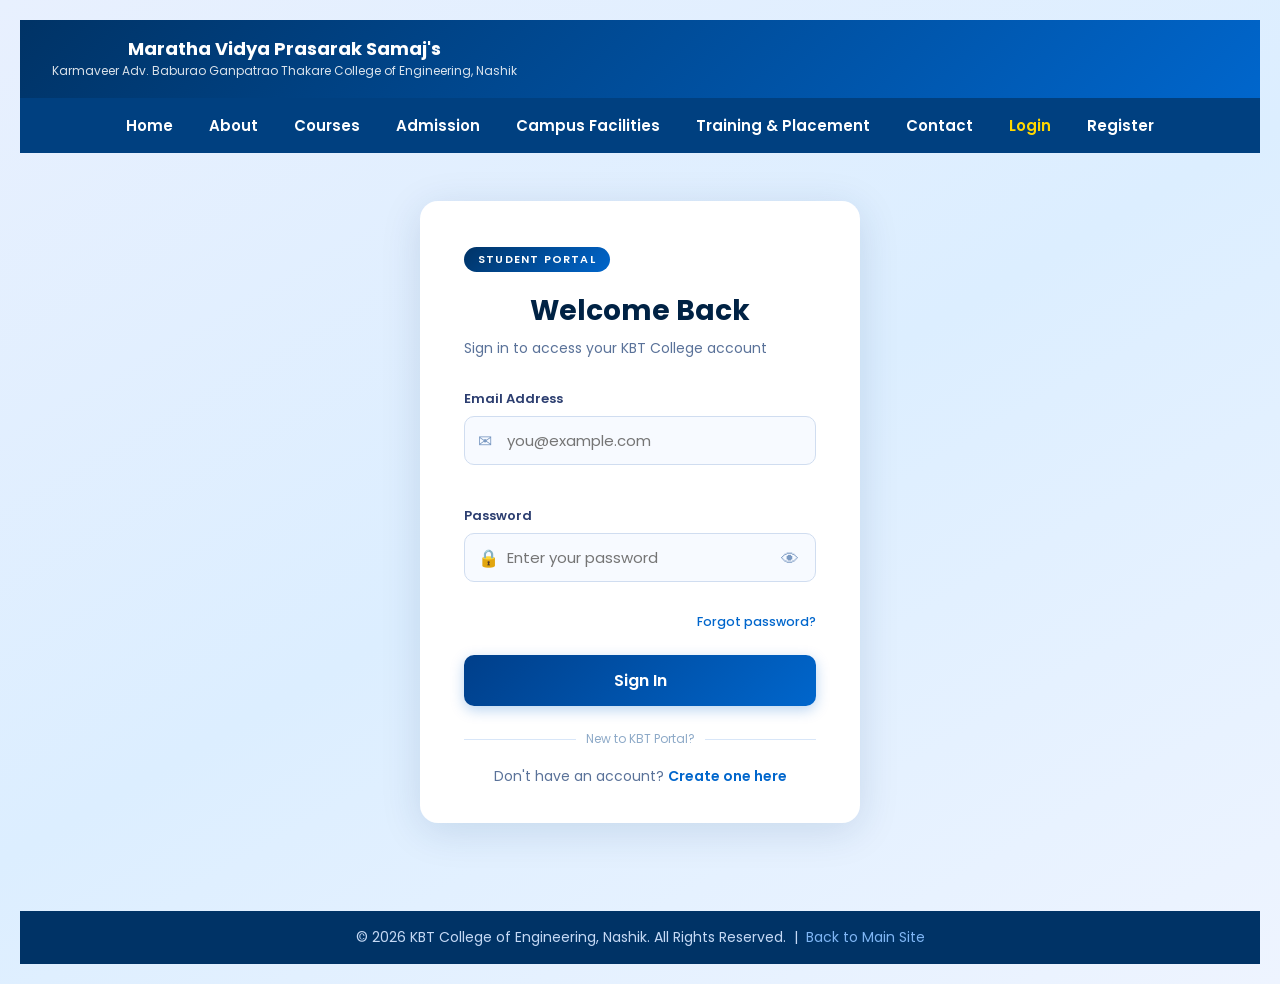
<file: login.html>
<!DOCTYPE html>
<html lang="en">
<head>
    <meta charset="UTF-8">
    <meta name="viewport" content="width=device-width, initial-scale=1.0">
    <title>Login – KBT College of Engineering</title>
    <!-- Same Google Font as index.html -->
    <link rel="stylesheet" href="https://fonts.googleapis.com/css2?family=Poppins:wght@300;400;500;600;700&display=swap">
    <!-- Main site stylesheet -->
    <link rel="stylesheet" href="style.css">
    <!-- Login-specific styles (scoped so they never touch index.html) -->
    <style>
        /* ─── Page shell ───────────────────────────────────────────── */
        .auth-page-body {
            min-height: 100vh;
            background: linear-gradient(150deg, #e8f0fe 0%, #dceeff 50%, #eef4ff 100%);
            display: flex;
            flex-direction: column;
        }

        /* ─── Mini header (matches site branding) ───────────────────── */
        .auth-header {
            background: linear-gradient(135deg, #003366, #0066cc);
            color: white;
            padding: 18px 32px;
            display: flex;
            align-items: center;
            gap: 18px;
        }
        .auth-header .auth-logo-text h1 {
            font-size: 18px;
            font-weight: 700;
            line-height: 1.2;
            margin: 0;
        }
        .auth-header .auth-logo-text p {
            font-size: 12px;
            opacity: 0.85;
            margin: 2px 0 0;
            letter-spacing: 0;
        }

        /* ─── Nav bar (same style as index.html) ────────────────────── */
        .auth-nav {
            background: #004080;
            display: flex;
            justify-content: center;
            flex-wrap: wrap;
            padding: 10px 20px;
            gap: 0;
        }
        .auth-nav a {
            color: white;
            text-decoration: none;
            margin: 6px 18px;
            font-size: 15px;
            font-weight: 600;
            transition: color 0.25s;
        }
        .auth-nav a:hover,
        .auth-nav a.active {
            color: #FFD700;
        }

        /* ─── Card centering wrapper ─────────────────────────────────── */
        .auth-main {
            flex: 1;
            display: flex;
            align-items: center;
            justify-content: center;
            padding: 48px 20px;
        }

        /* ─── Login card ─────────────────────────────────────────────── */
        .auth-card {
            background: #ffffff;
            border-radius: 18px;
            box-shadow: 0 8px 40px rgba(0, 51, 102, 0.13);
            width: 100%;
            max-width: 440px;
            padding: 44px 44px 36px;
            animation: cardIn 0.45s cubic-bezier(.22,.68,0,1.2) both;
        }
        @keyframes cardIn {
            from { opacity: 0; transform: translateY(28px) scale(.97); }
            to   { opacity: 1; transform: none; }
        }

        /* ─── Card header ────────────────────────────────────────────── */
        .auth-card-badge {
            display: inline-block;
            background: linear-gradient(135deg, #003366, #0066cc);
            color: white;
            font-size: 11px;
            font-weight: 600;
            letter-spacing: 1.2px;
            text-transform: uppercase;
            padding: 4px 14px;
            border-radius: 20px;
            margin-bottom: 18px;
        }
        .auth-card h2 {
            font-size: 28px;
            font-weight: 700;
            color: #002244;
            margin: 0 0 6px;
        }
        .auth-card .auth-subtitle {
            font-size: 14px;
            color: #5a7299;
            margin: 0 0 30px;
        }

        /* ─── Form groups ────────────────────────────────────────────── */
        .auth-form-group {
            margin-bottom: 20px;
        }
        .auth-form-group label {
            display: block;
            font-size: 13px;
            font-weight: 600;
            color: #2c3e70;
            margin-bottom: 7px;
        }
        .auth-input-wrap {
            position: relative;
        }
        .auth-input-wrap .auth-icon {
            position: absolute;
            left: 14px;
            top: 50%;
            transform: translateY(-50%);
            font-size: 17px;
            color: #7a99c2;
            pointer-events: none;
            line-height: 1;
        }
        .auth-input-wrap input {
            width: 100%;
            padding: 12px 44px 12px 42px;
            border: 1.5px solid #d0ddf0;
            border-radius: 10px;
            font-size: 15px;
            font-family: 'Poppins', sans-serif;
            color: #1a2a4a;
            background: #f7faff;
            transition: border-color 0.2s, box-shadow 0.2s, background 0.2s;
            outline: none;
            box-sizing: border-box;
        }
        .auth-input-wrap input:focus {
            border-color: #0066cc;
            background: #ffffff;
            box-shadow: 0 0 0 3px rgba(0, 102, 204, 0.12);
        }
        .auth-input-wrap input.input-error {
            border-color: #e53935;
            box-shadow: 0 0 0 3px rgba(229, 57, 53, 0.1);
        }
        .auth-input-wrap input.input-success {
            border-color: #2ecc71;
        }

        /* Toggle password eye button */
        .auth-toggle-pw {
            position: absolute;
            right: 13px;
            top: 50%;
            transform: translateY(-50%);
            background: none;
            border: none;
            cursor: pointer;
            color: #7a99c2;
            font-size: 18px;
            padding: 4px;
            margin: 0;
            transition: color 0.2s;
            display: flex;
            align-items: center;
        }
        .auth-toggle-pw:hover {
            color: #0066cc;
            background: none;
            transform: translateY(-50%) scale(1);
        }

        /* Error / success messages under fields */
        .auth-field-msg {
            font-size: 12px;
            margin-top: 5px;
            min-height: 16px;
            display: block;
        }
        .auth-field-msg.err  { color: #c62828; }
        .auth-field-msg.ok   { color: #1b7c3e; }

        /* ─── Forgot password row ────────────────────────────────────── */
        .auth-row-forgot {
            display: flex;
            justify-content: flex-end;
            margin-top: -10px;
            margin-bottom: 20px;
        }
        .auth-row-forgot a {
            font-size: 12.5px;
            color: #0066cc;
            text-decoration: none;
            font-weight: 500;
        }
        .auth-row-forgot a:hover { text-decoration: underline; }

        /* ─── Submit button ──────────────────────────────────────────── */
        .auth-btn {
            width: 100%;
            padding: 13px;
            background: linear-gradient(135deg, #003f8a, #0066cc);
            color: white;
            border: none;
            border-radius: 10px;
            font-size: 16px;
            font-weight: 600;
            font-family: 'Poppins', sans-serif;
            cursor: pointer;
            transition: background 0.25s, transform 0.18s, box-shadow 0.25s;
            box-shadow: 0 4px 14px rgba(0, 102, 204, 0.28);
            margin-top: 4px;
        }
        .auth-btn:hover {
            background: linear-gradient(135deg, #002b6e, #0055aa);
            transform: translateY(-1px);
            box-shadow: 0 6px 20px rgba(0, 102, 204, 0.36);
        }
        .auth-btn:active {
            transform: translateY(0);
        }

        /* ─── Global form message (success / error banner) ───────────── */
        .auth-msg {
            text-align: center;
            font-size: 13.5px;
            font-weight: 500;
            margin-top: 14px;
            padding: 10px 14px;
            border-radius: 8px;
            display: none;
        }
        .auth-msg.show-err {
            display: block;
            background: #fdecea;
            color: #c62828;
            border: 1px solid #f8c4c3;
        }
        .auth-msg.show-ok {
            display: block;
            background: #e6f7ef;
            color: #1b7c3e;
            border: 1px solid #b2dfca;
        }

        /* ─── Divider ────────────────────────────────────────────────── */
        .auth-divider {
            display: flex;
            align-items: center;
            gap: 10px;
            margin: 24px 0 18px;
        }
        .auth-divider::before,
        .auth-divider::after {
            content: '';
            flex: 1;
            height: 1px;
            background: #d8e6f8;
        }
        .auth-divider span {
            font-size: 12px;
            color: #8eaac8;
            white-space: nowrap;
        }

        /* ─── Register link row ──────────────────────────────────────── */
        .auth-switch {
            text-align: center;
            font-size: 14px;
            color: #5a7299;
        }
        .auth-switch a {
            color: #0066cc;
            font-weight: 600;
            text-decoration: none;
        }
        .auth-switch a:hover { text-decoration: underline; }

        /* ─── Footer ─────────────────────────────────────────────────── */
        .auth-footer {
            background: #003366;
            color: #c5d9f5;
            text-align: center;
            padding: 16px 20px;
            font-size: 14px;
        }
        .auth-footer a {
            color: #7fb6f5;
            text-decoration: none;
        }
        .auth-footer a:hover { text-decoration: underline; }

        /* ─── Responsive ─────────────────────────────────────────────── */
        @media (max-width: 520px) {
            .auth-card { padding: 32px 22px 26px; }
            .auth-card h2 { font-size: 24px; }
            .auth-header .auth-logo-text h1 { font-size: 15px; }
        }
    </style>
</head>

<body class="auth-page-body">

    <!-- ── Mini site header ─────────────────────────────────────────── -->
    <header class="auth-header">
        <div class="auth-logo-text">
            <h1>Maratha Vidya Prasarak Samaj's</h1>
            <p>Karmaveer Adv. Baburao Ganpatrao Thakare College of Engineering, Nashik</p>
        </div>
    </header>

    <!-- ── Navigation bar (mirrors index.html nav) ──────────────────── -->
    <nav class="auth-nav">
        <a href="index.html">Home</a>
        <a href="index.html#about">About</a>
        <a href="index.html#courses">Courses</a>
        <a href="index.html#admission">Admission</a>
        <a href="index.html#facilities">Campus Facilities</a>
        <a href="index.html#placement">Training &amp; Placement</a>
        <a href="index.html#contact">Contact</a>
        <a href="login.html" class="active">Login</a>
        <a href="registration.html">Register</a>
    </nav>

    <!-- ── Centered login card ──────────────────────────────────────── -->
    <main class="auth-main">
        <div class="auth-card">

            <span class="auth-card-badge">Student Portal</span>
            <h2>Welcome Back</h2>
            <p class="auth-subtitle">Sign in to access your KBT College account</p>

            <form id="loginForm" novalidate>

                <!-- Email field -->
                <div class="auth-form-group">
                    <label for="loginEmail">Email Address</label>
                    <div class="auth-input-wrap">
                        <span class="auth-icon">✉</span>
                        <input
                            type="email"
                            id="loginEmail"
                            placeholder="you@example.com"
                            autocomplete="email"
                        >
                    </div>
                    <span class="auth-field-msg" id="loginEmailMsg"></span>
                </div>

                <!-- Password field -->
                <div class="auth-form-group">
                    <label for="loginPassword">Password</label>
                    <div class="auth-input-wrap">
                        <span class="auth-icon">🔒</span>
                        <input
                            type="password"
                            id="loginPassword"
                            placeholder="Enter your password"
                            autocomplete="current-password"
                        >
                        <button
                            type="button"
                            class="auth-toggle-pw"
                            id="loginTogglePw"
                            aria-label="Show password"
                        >👁</button>
                    </div>
                    <span class="auth-field-msg" id="loginPasswordMsg"></span>
                </div>

                <!-- Forgot password -->
                <div class="auth-row-forgot">
                    <a href="#" onclick="alert('Password reset is not yet configured. Please contact admin@kbt.edu.in'); return false;">
                        Forgot password?
                    </a>
                </div>

                <!-- Submit -->
                <button type="submit" class="auth-btn" id="loginSubmitBtn">Sign In</button>

                <!-- Global message -->
                <p class="auth-msg" id="loginGlobalMsg"></p>

            </form>

            <!-- Divider -->
            <div class="auth-divider"><span>New to KBT Portal?</span></div>

            <!-- Switch to register -->
            <p class="auth-switch">
                Don't have an account? <a href="registration.html">Create one here</a>
            </p>

        </div>
    </main>

    <!-- ── Footer ───────────────────────────────────────────────────── -->
    <footer class="auth-footer">
        &copy; 2026 KBT College of Engineering, Nashik. All Rights Reserved. &nbsp;|&nbsp;
        <a href="index.html">Back to Main Site</a>
    </footer>

    <!-- ── Scripts ──────────────────────────────────────────────────── -->
    <script>
        /* ── Helpers ──────────────────────────────────────────────── */
        function validateEmail(email) {
            return /^[^\s@]+@[^\s@]+\.[^\s@]+$/.test(email);
        }

        function setFieldState(inputEl, msgEl, message, isError) {
            inputEl.classList.toggle('input-error',   isError);
            inputEl.classList.toggle('input-success', !isError && message === '');
            msgEl.textContent = message;
            msgEl.className   = 'auth-field-msg ' + (isError ? 'err' : 'ok');
        }

        function showGlobalMsg(el, message, isError) {
            el.textContent = message;
            el.className   = 'auth-msg ' + (isError ? 'show-err' : 'show-ok');
        }

        /* ── Show / hide password toggle ──────────────────────────── */
        const loginPwInput = document.getElementById('loginPassword');
        document.getElementById('loginTogglePw').addEventListener('click', function () {
            const isHidden = loginPwInput.type === 'password';
            loginPwInput.type   = isHidden ? 'text' : 'password';
            this.textContent    = isHidden ? '🙈' : '👁';
            this.setAttribute('aria-label', isHidden ? 'Hide password' : 'Show password');
        });

        /* ── Inline validation on blur ────────────────────────────── */
        const loginEmailInput = document.getElementById('loginEmail');
        const loginEmailMsg   = document.getElementById('loginEmailMsg');
        const loginPwMsg      = document.getElementById('loginPasswordMsg');

        loginEmailInput.addEventListener('blur', function () {
            if (this.value.trim() === '') {
                setFieldState(this, loginEmailMsg, 'Email is required.', true);
            } else if (!validateEmail(this.value.trim())) {
                setFieldState(this, loginEmailMsg, 'Please enter a valid email address.', true);
            } else {
                setFieldState(this, loginEmailMsg, '', false);
            }
        });

        loginPwInput.addEventListener('blur', function () {
            if (this.value === '') {
                setFieldState(this, loginPwMsg, 'Password is required.', true);
            } else {
                setFieldState(this, loginPwMsg, '', false);
            }
        });

        /* ── Form submit ──────────────────────────────────────────── */
        document.getElementById('loginForm').addEventListener('submit', function (e) {
            e.preventDefault();

            const emailVal = loginEmailInput.value.trim();
            const pwVal    = loginPwInput.value;
            const globalMsg = document.getElementById('loginGlobalMsg');
            let valid = true;

            // Validate email
            if (emailVal === '') {
                setFieldState(loginEmailInput, loginEmailMsg, 'Email is required.', true);
                valid = false;
            } else if (!validateEmail(emailVal)) {
                setFieldState(loginEmailInput, loginEmailMsg, 'Please enter a valid email address.', true);
                valid = false;
            } else {
                setFieldState(loginEmailInput, loginEmailMsg, '', false);
            }

            // Validate password
            if (pwVal === '') {
                setFieldState(loginPwInput, loginPwMsg, 'Password is required.', true);
                valid = false;
            } else {
                setFieldState(loginPwInput, loginPwMsg, '', false);
            }

            if (!valid) {
                showGlobalMsg(globalMsg, '⚠ Please fix the errors above and try again.', true);
                return;
            }

            /* Simulate login success (replace with real auth logic) */
            const btn = document.getElementById('loginSubmitBtn');
            btn.textContent = 'Signing in…';
            btn.disabled    = true;

            setTimeout(function () {
                showGlobalMsg(globalMsg, '✓ Login successful! Redirecting to home…', false);
                setTimeout(function () {
                    window.location.href = 'index.html';
                }, 1400);
            }, 900);
        });
    </script>

</body>
</html>
</file>
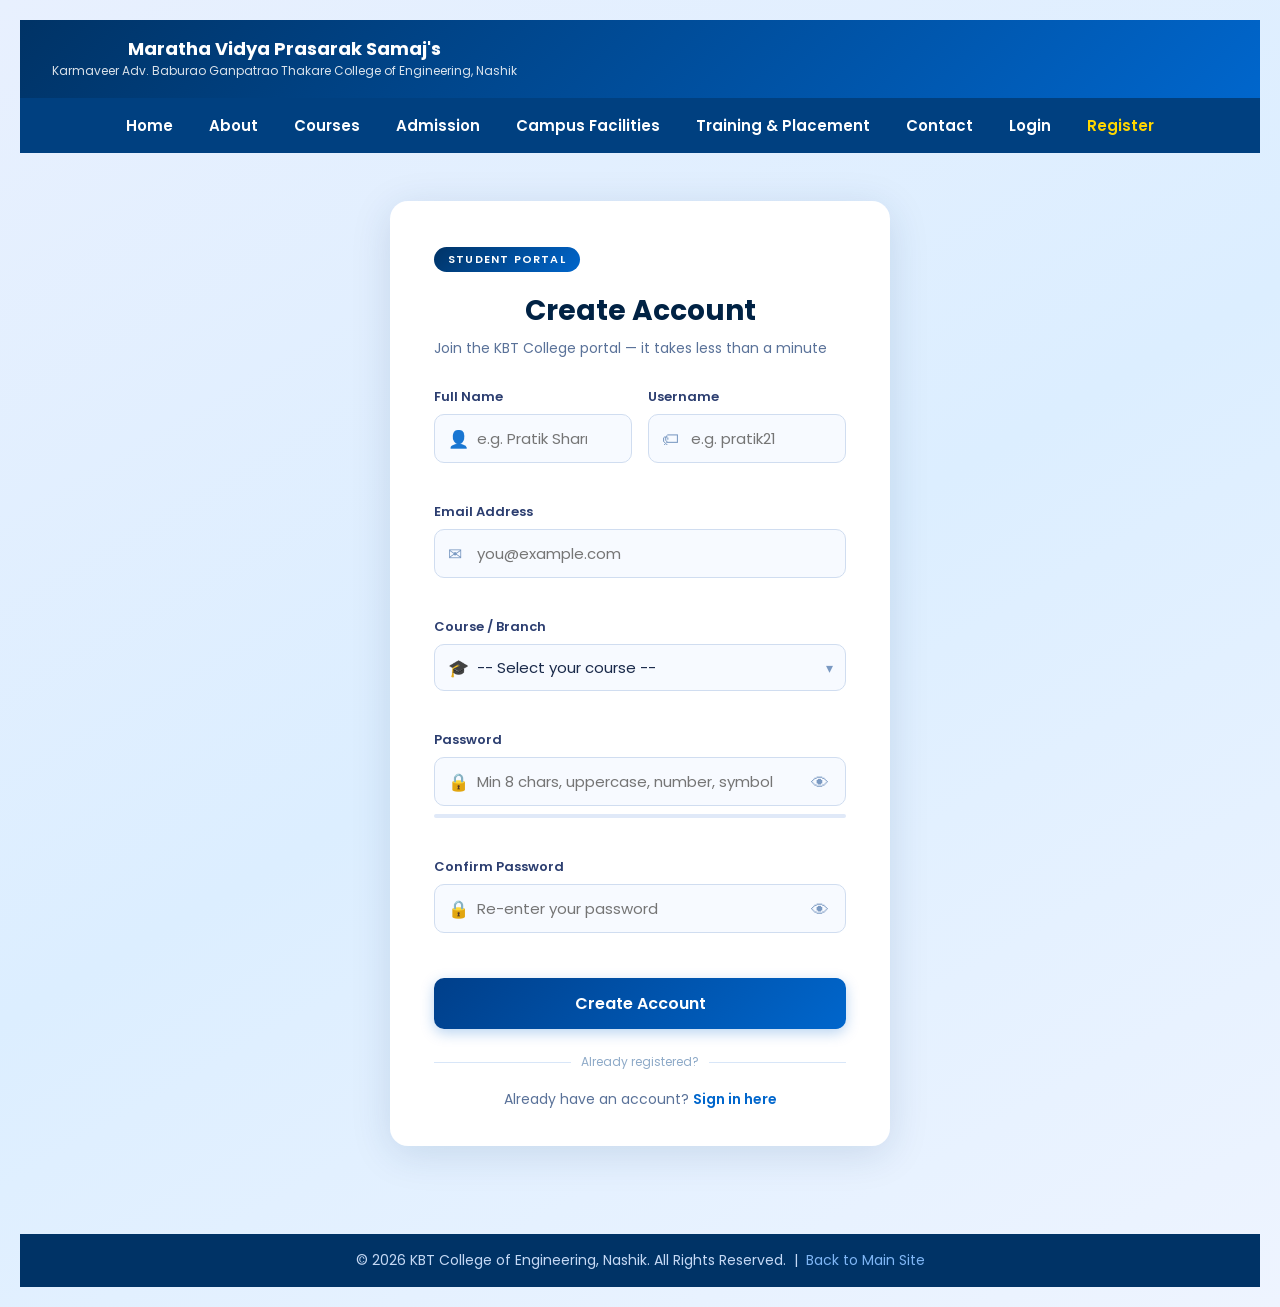
<file: registration.html>
<!DOCTYPE html>
<html lang="en">
<head>
    <meta charset="UTF-8">
    <meta name="viewport" content="width=device-width, initial-scale=1.0">
    <title>Register – KBT College of Engineering</title>
    <!-- Same Google Font as index.html -->
    <link rel="stylesheet" href="https://fonts.googleapis.com/css2?family=Poppins:wght@300;400;500;600;700&display=swap">
    <!-- Main site stylesheet -->
    <link rel="stylesheet" href="style.css">
    <!-- Registration-specific styles -->
    <style>
        /* ─── Page shell ───────────────────────────────────────────── */
        .auth-page-body {
            min-height: 100vh;
            background: linear-gradient(150deg, #e8f0fe 0%, #dceeff 50%, #eef4ff 100%);
            display: flex;
            flex-direction: column;
        }

        /* ─── Mini header ────────────────────────────────────────────── */
        .auth-header {
            background: linear-gradient(135deg, #003366, #0066cc);
            color: white;
            padding: 18px 32px;
            display: flex;
            align-items: center;
            gap: 18px;
        }
        .auth-header .auth-logo-text h1 {
            font-size: 18px;
            font-weight: 700;
            line-height: 1.2;
            margin: 0;
        }
        .auth-header .auth-logo-text p {
            font-size: 12px;
            opacity: 0.85;
            margin: 2px 0 0;
            letter-spacing: 0;
        }

        /* ─── Nav bar ────────────────────────────────────────────────── */
        .auth-nav {
            background: #004080;
            display: flex;
            justify-content: center;
            flex-wrap: wrap;
            padding: 10px 20px;
        }
        .auth-nav a {
            color: white;
            text-decoration: none;
            margin: 6px 18px;
            font-size: 15px;
            font-weight: 600;
            transition: color 0.25s;
        }
        .auth-nav a:hover,
        .auth-nav a.active {
            color: #FFD700;
        }

        /* ─── Card centering wrapper ─────────────────────────────────── */
        .auth-main {
            flex: 1;
            display: flex;
            align-items: flex-start;
            justify-content: center;
            padding: 48px 20px;
        }

        /* ─── Card ───────────────────────────────────────────────────── */
        .auth-card {
            background: #ffffff;
            border-radius: 18px;
            box-shadow: 0 8px 40px rgba(0, 51, 102, 0.13);
            width: 100%;
            max-width: 500px;
            padding: 44px 44px 36px;
            animation: cardIn 0.45s cubic-bezier(.22,.68,0,1.2) both;
        }
        @keyframes cardIn {
            from { opacity: 0; transform: translateY(28px) scale(.97); }
            to   { opacity: 1; transform: none; }
        }

        /* ─── Card header ────────────────────────────────────────────── */
        .auth-card-badge {
            display: inline-block;
            background: linear-gradient(135deg, #003366, #0066cc);
            color: white;
            font-size: 11px;
            font-weight: 600;
            letter-spacing: 1.2px;
            text-transform: uppercase;
            padding: 4px 14px;
            border-radius: 20px;
            margin-bottom: 18px;
        }
        .auth-card h2 {
            font-size: 28px;
            font-weight: 700;
            color: #002244;
            margin: 0 0 6px;
        }
        .auth-card .auth-subtitle {
            font-size: 14px;
            color: #5a7299;
            margin: 0 0 28px;
        }

        /* ─── Two-column layout for name + username on wide screens ──── */
        .auth-row-2 {
            display: grid;
            grid-template-columns: 1fr 1fr;
            gap: 16px;
        }
        @media (max-width: 520px) {
            .auth-row-2 { grid-template-columns: 1fr; }
        }

        /* ─── Form groups ────────────────────────────────────────────── */
        .auth-form-group {
            margin-bottom: 18px;
        }
        .auth-form-group label {
            display: block;
            font-size: 13px;
            font-weight: 600;
            color: #2c3e70;
            margin-bottom: 7px;
        }
        .auth-input-wrap {
            position: relative;
        }
        .auth-input-wrap .auth-icon {
            position: absolute;
            left: 14px;
            top: 50%;
            transform: translateY(-50%);
            font-size: 17px;
            color: #7a99c2;
            pointer-events: none;
            line-height: 1;
        }
        .auth-input-wrap input,
        .auth-input-wrap select {
            width: 100%;
            padding: 12px 44px 12px 42px;
            border: 1.5px solid #d0ddf0;
            border-radius: 10px;
            font-size: 15px;
            font-family: 'Poppins', sans-serif;
            color: #1a2a4a;
            background: #f7faff;
            transition: border-color 0.2s, box-shadow 0.2s, background 0.2s;
            outline: none;
            box-sizing: border-box;
        }
        .auth-input-wrap select {
            appearance: none;
            padding-right: 36px;
        }
        .auth-input-wrap input:focus,
        .auth-input-wrap select:focus {
            border-color: #0066cc;
            background: #ffffff;
            box-shadow: 0 0 0 3px rgba(0, 102, 204, 0.12);
        }
        .auth-input-wrap input.input-error,
        .auth-input-wrap select.input-error {
            border-color: #e53935;
            box-shadow: 0 0 0 3px rgba(229, 57, 53, 0.1);
        }
        .auth-input-wrap input.input-success,
        .auth-input-wrap select.input-success {
            border-color: #2ecc71;
        }

        /* Select chevron icon */
        .auth-select-chevron {
            position: absolute;
            right: 13px;
            top: 50%;
            transform: translateY(-50%);
            pointer-events: none;
            color: #7a99c2;
            font-size: 14px;
        }

        /* Toggle password eye */
        .auth-toggle-pw {
            position: absolute;
            right: 13px;
            top: 50%;
            transform: translateY(-50%);
            background: none;
            border: none;
            cursor: pointer;
            color: #7a99c2;
            font-size: 18px;
            padding: 4px;
            margin: 0;
            transition: color 0.2s;
            display: flex;
            align-items: center;
        }
        .auth-toggle-pw:hover {
            color: #0066cc;
            background: none;
            transform: translateY(-50%) scale(1);
        }

        /* Error / success messages */
        .auth-field-msg {
            font-size: 12px;
            margin-top: 5px;
            min-height: 16px;
            display: block;
        }
        .auth-field-msg.err { color: #c62828; }
        .auth-field-msg.ok  { color: #1b7c3e; }

        /* ─── Password strength meter ────────────────────────────────── */
        .pw-strength-wrap {
            margin-top: 8px;
        }
        .pw-strength-bar {
            height: 4px;
            border-radius: 4px;
            background: #e0e9f8;
            overflow: hidden;
        }
        .pw-strength-fill {
            height: 100%;
            border-radius: 4px;
            width: 0;
            transition: width 0.35s ease, background 0.35s ease;
        }
        .pw-strength-label {
            font-size: 11.5px;
            margin-top: 4px;
            font-weight: 500;
        }

        /* ─── Submit button ──────────────────────────────────────────── */
        .auth-btn {
            width: 100%;
            padding: 13px;
            background: linear-gradient(135deg, #003f8a, #0066cc);
            color: white;
            border: none;
            border-radius: 10px;
            font-size: 16px;
            font-weight: 600;
            font-family: 'Poppins', sans-serif;
            cursor: pointer;
            transition: background 0.25s, transform 0.18s, box-shadow 0.25s;
            box-shadow: 0 4px 14px rgba(0, 102, 204, 0.28);
            margin-top: 6px;
        }
        .auth-btn:hover {
            background: linear-gradient(135deg, #002b6e, #0055aa);
            transform: translateY(-1px);
            box-shadow: 0 6px 20px rgba(0, 102, 204, 0.36);
        }
        .auth-btn:active { transform: translateY(0); }

        /* ─── Global form message ────────────────────────────────────── */
        .auth-msg {
            text-align: center;
            font-size: 13.5px;
            font-weight: 500;
            margin-top: 14px;
            padding: 10px 14px;
            border-radius: 8px;
            display: none;
        }
        .auth-msg.show-err {
            display: block;
            background: #fdecea;
            color: #c62828;
            border: 1px solid #f8c4c3;
        }
        .auth-msg.show-ok {
            display: block;
            background: #e6f7ef;
            color: #1b7c3e;
            border: 1px solid #b2dfca;
        }

        /* ─── Divider ────────────────────────────────────────────────── */
        .auth-divider {
            display: flex;
            align-items: center;
            gap: 10px;
            margin: 24px 0 18px;
        }
        .auth-divider::before,
        .auth-divider::after {
            content: '';
            flex: 1;
            height: 1px;
            background: #d8e6f8;
        }
        .auth-divider span {
            font-size: 12px;
            color: #8eaac8;
            white-space: nowrap;
        }

        /* ─── Switch row ─────────────────────────────────────────────── */
        .auth-switch {
            text-align: center;
            font-size: 14px;
            color: #5a7299;
        }
        .auth-switch a {
            color: #0066cc;
            font-weight: 600;
            text-decoration: none;
        }
        .auth-switch a:hover { text-decoration: underline; }

        /* ─── Footer ─────────────────────────────────────────────────── */
        .auth-footer {
            background: #003366;
            color: #c5d9f5;
            text-align: center;
            padding: 16px 20px;
            font-size: 14px;
        }
        .auth-footer a {
            color: #7fb6f5;
            text-decoration: none;
        }
        .auth-footer a:hover { text-decoration: underline; }

        /* ─── Responsive ─────────────────────────────────────────────── */
        @media (max-width: 520px) {
            .auth-card { padding: 32px 22px 26px; }
            .auth-card h2 { font-size: 24px; }
        }
    </style>
</head>

<body class="auth-page-body">

    <!-- ── Mini site header ─────────────────────────────────────────── -->
    <header class="auth-header">
        <div class="auth-logo-text">
            <h1>Maratha Vidya Prasarak Samaj's</h1>
            <p>Karmaveer Adv. Baburao Ganpatrao Thakare College of Engineering, Nashik</p>
        </div>
    </header>

    <!-- ── Navigation bar ───────────────────────────────────────────── -->
    <nav class="auth-nav">
        <a href="index.html">Home</a>
        <a href="index.html#about">About</a>
        <a href="index.html#courses">Courses</a>
        <a href="index.html#admission">Admission</a>
        <a href="index.html#facilities">Campus Facilities</a>
        <a href="index.html#placement">Training &amp; Placement</a>
        <a href="index.html#contact">Contact</a>
        <a href="login.html">Login</a>
        <a href="registration.html" class="active">Register</a>
    </nav>

    <!-- ── Registration card ────────────────────────────────────────── -->
    <main class="auth-main">
        <div class="auth-card">

            <span class="auth-card-badge">Student Portal</span>
            <h2>Create Account</h2>
            <p class="auth-subtitle">Join the KBT College portal — it takes less than a minute</p>

            <form id="registerForm" novalidate>

                <!-- Full name + Username row -->
                <div class="auth-row-2">
                    <div class="auth-form-group">
                        <label for="regName">Full Name</label>
                        <div class="auth-input-wrap">
                            <span class="auth-icon">👤</span>
                            <input
                                type="text"
                                id="regName"
                                placeholder="e.g. Pratik Sharma"
                                autocomplete="name"
                            >
                        </div>
                        <span class="auth-field-msg" id="regNameMsg"></span>
                    </div>

                    <div class="auth-form-group">
                        <label for="regUsername">Username</label>
                        <div class="auth-input-wrap">
                            <span class="auth-icon">🏷</span>
                            <input
                                type="text"
                                id="regUsername"
                                placeholder="e.g. pratik21"
                                autocomplete="username"
                            >
                        </div>
                        <span class="auth-field-msg" id="regUsernameMsg"></span>
                    </div>
                </div>

                <!-- Email -->
                <div class="auth-form-group">
                    <label for="regEmail">Email Address</label>
                    <div class="auth-input-wrap">
                        <span class="auth-icon">✉</span>
                        <input
                            type="email"
                            id="regEmail"
                            placeholder="you@example.com"
                            autocomplete="email"
                        >
                    </div>
                    <span class="auth-field-msg" id="regEmailMsg"></span>
                </div>

                <!-- Course / Department -->
                <div class="auth-form-group">
                    <label for="regCourse">Course / Branch</label>
                    <div class="auth-input-wrap">
                        <span class="auth-icon">🎓</span>
                        <select id="regCourse">
                            <option value="">-- Select your course --</option>
                            <option value="CE">Computer Engineering</option>
                            <option value="IT">Information Technology</option>
                            <option value="AIDS">Artificial Intelligence &amp; Data Science</option>
                            <option value="ENTC">Electronics &amp; Telecommunication</option>
                            <option value="IC">Instrumentation &amp; Control Engineering</option>
                            <option value="EE">Electrical Engineering</option>
                            <option value="ME">Mechanical Engineering</option>
                            <option value="CivilE">Civil Engineering</option>
                        </select>
                        <span class="auth-select-chevron">▾</span>
                    </div>
                    <span class="auth-field-msg" id="regCourseMsg"></span>
                </div>

                <!-- Password -->
                <div class="auth-form-group">
                    <label for="regPassword">Password</label>
                    <div class="auth-input-wrap">
                        <span class="auth-icon">🔒</span>
                        <input
                            type="password"
                            id="regPassword"
                            placeholder="Min 8 chars, uppercase, number, symbol"
                            autocomplete="new-password"
                        >
                        <button
                            type="button"
                            class="auth-toggle-pw"
                            id="regTogglePw"
                            aria-label="Show password"
                        >👁</button>
                    </div>
                    <!-- Password strength meter -->
                    <div class="pw-strength-wrap">
                        <div class="pw-strength-bar">
                            <div class="pw-strength-fill" id="pwStrengthFill"></div>
                        </div>
                        <span class="pw-strength-label" id="pwStrengthLabel" style="color:#8eaac8;"></span>
                    </div>
                    <span class="auth-field-msg" id="regPasswordMsg"></span>
                </div>

                <!-- Confirm password -->
                <div class="auth-form-group">
                    <label for="regConfirmPassword">Confirm Password</label>
                    <div class="auth-input-wrap">
                        <span class="auth-icon">🔒</span>
                        <input
                            type="password"
                            id="regConfirmPassword"
                            placeholder="Re-enter your password"
                            autocomplete="new-password"
                        >
                        <button
                            type="button"
                            class="auth-toggle-pw"
                            id="regToggleConfirmPw"
                            aria-label="Show confirm password"
                        >👁</button>
                    </div>
                    <span class="auth-field-msg" id="regConfirmPasswordMsg"></span>
                </div>

                <!-- Submit -->
                <button type="submit" class="auth-btn" id="regSubmitBtn">Create Account</button>

                <!-- Global message -->
                <p class="auth-msg" id="regGlobalMsg"></p>

            </form>

            <!-- Divider -->
            <div class="auth-divider"><span>Already registered?</span></div>

            <!-- Switch to login -->
            <p class="auth-switch">
                Already have an account? <a href="login.html">Sign in here</a>
            </p>

        </div>
    </main>

    <!-- ── Footer ───────────────────────────────────────────────────── -->
    <footer class="auth-footer">
        &copy; 2026 KBT College of Engineering, Nashik. All Rights Reserved. &nbsp;|&nbsp;
        <a href="index.html">Back to Main Site</a>
    </footer>

    <!-- ── Scripts ──────────────────────────────────────────────────── -->
    <script>
        /* ── Helpers ──────────────────────────────────────────────── */
        function validateEmail(email) {
            return /^[^\s@]+@[^\s@]+\.[^\s@]+$/.test(email);
        }

        function validatePasswordStrong(password) {
            return password.length >= 8 &&
                /[A-Z]/.test(password) &&
                /[a-z]/.test(password) &&
                /[0-9]/.test(password) &&
                /[!@#$%^&*()_+\-=[\]{};':"\\|,.<>/?]/.test(password);
        }

        function setFieldState(inputEl, msgEl, message, isError) {
            inputEl.classList.toggle('input-error',   isError);
            inputEl.classList.toggle('input-success', !isError && message === '');
            msgEl.textContent = message;
            msgEl.className   = 'auth-field-msg ' + (isError ? 'err' : 'ok');
        }

        function showGlobalMsg(el, message, isError) {
            el.textContent = message;
            el.className   = 'auth-msg ' + (isError ? 'show-err' : 'show-ok');
        }

        /* ── Show/hide password toggles ───────────────────────────── */
        function makeToggle(btnId, inputId) {
            const btn   = document.getElementById(btnId);
            const input = document.getElementById(inputId);
            btn.addEventListener('click', function () {
                const hidden = input.type === 'password';
                input.type        = hidden ? 'text' : 'password';
                this.textContent  = hidden ? '🙈' : '👁';
                this.setAttribute('aria-label', hidden ? 'Hide password' : 'Show password');
            });
        }
        makeToggle('regTogglePw',        'regPassword');
        makeToggle('regToggleConfirmPw', 'regConfirmPassword');

        /* ── Password strength meter ──────────────────────────────── */
        const pwFill  = document.getElementById('pwStrengthFill');
        const pwLabel = document.getElementById('pwStrengthLabel');

        function updateStrength(pw) {
            let score = 0;
            if (pw.length >= 8)                                              score++;
            if (/[A-Z]/.test(pw))                                            score++;
            if (/[a-z]/.test(pw))                                            score++;
            if (/[0-9]/.test(pw))                                            score++;
            if (/[!@#$%^&*()_+\-=[\]{};':"\\|,.<>/?]/.test(pw))            score++;

            const levels = [
                { pct: '0%',   color: '#e0e9f8', label: '' },
                { pct: '20%',  color: '#e53935', label: 'Very weak' },
                { pct: '40%',  color: '#fb8c00', label: 'Weak' },
                { pct: '60%',  color: '#f9a825', label: 'Fair' },
                { pct: '80%',  color: '#43a047', label: 'Strong' },
                { pct: '100%', color: '#1b7c3e', label: 'Very strong ✓' },
            ];
            const lvl = levels[score] || levels[0];
            pwFill.style.width      = pw.length > 0 ? lvl.pct : '0%';
            pwFill.style.background = lvl.color;
            pwLabel.textContent     = pw.length > 0 ? lvl.label : '';
            pwLabel.style.color     = lvl.color;
        }

        document.getElementById('regPassword').addEventListener('input', function () {
            updateStrength(this.value);
        });

        /* ── Inline blur validation ───────────────────────────────── */
        const fields = {
            regName:            { el: null, msg: null },
            regUsername:        { el: null, msg: null },
            regEmail:           { el: null, msg: null },
            regCourse:          { el: null, msg: null },
            regPassword:        { el: null, msg: null },
            regConfirmPassword: { el: null, msg: null },
        };
        Object.keys(fields).forEach(id => {
            fields[id].el  = document.getElementById(id);
            fields[id].msg = document.getElementById(id + 'Msg');
        });

        fields.regName.el.addEventListener('blur', function () {
            if (this.value.trim().length < 2)
                setFieldState(this, fields.regName.msg, 'Full name must be at least 2 characters.', true);
            else
                setFieldState(this, fields.regName.msg, '', false);
        });

        fields.regUsername.el.addEventListener('blur', function () {
            const v = this.value.trim();
            if (v.length < 3)
                setFieldState(this, fields.regUsername.msg, 'Username must be at least 3 characters.', true);
            else if (/\s/.test(v))
                setFieldState(this, fields.regUsername.msg, 'Username cannot contain spaces.', true);
            else
                setFieldState(this, fields.regUsername.msg, '', false);
        });

        fields.regEmail.el.addEventListener('blur', function () {
            if (!validateEmail(this.value.trim()))
                setFieldState(this, fields.regEmail.msg, 'Please enter a valid email address.', true);
            else
                setFieldState(this, fields.regEmail.msg, '', false);
        });

        fields.regCourse.el.addEventListener('blur', function () {
            if (!this.value)
                setFieldState(this, fields.regCourse.msg, 'Please select your course.', true);
            else
                setFieldState(this, fields.regCourse.msg, '', false);
        });

        fields.regPassword.el.addEventListener('blur', function () {
            if (!validatePasswordStrong(this.value))
                setFieldState(this, fields.regPassword.msg,
                    'Password needs 8+ chars, uppercase, lowercase, number & special character.', true);
            else
                setFieldState(this, fields.regPassword.msg, '', false);
        });

        fields.regConfirmPassword.el.addEventListener('blur', function () {
            if (this.value !== fields.regPassword.el.value)
                setFieldState(this, fields.regConfirmPassword.msg, 'Passwords do not match.', true);
            else if (this.value === '')
                setFieldState(this, fields.regConfirmPassword.msg, 'Please confirm your password.', true);
            else
                setFieldState(this, fields.regConfirmPassword.msg, '', false);
        });

        /* ── Form submit ──────────────────────────────────────────── */
        document.getElementById('registerForm').addEventListener('submit', function (e) {
            e.preventDefault();

            const globalMsg = document.getElementById('regGlobalMsg');
            let valid = true;

            // Name
            const nameVal = fields.regName.el.value.trim();
            if (nameVal.length < 2) {
                setFieldState(fields.regName.el, fields.regName.msg, 'Full name must be at least 2 characters.', true);
                valid = false;
            } else {
                setFieldState(fields.regName.el, fields.regName.msg, '', false);
            }

            // Username
            const usernameVal = fields.regUsername.el.value.trim();
            if (usernameVal.length < 3) {
                setFieldState(fields.regUsername.el, fields.regUsername.msg, 'Username must be at least 3 characters.', true);
                valid = false;
            } else if (/\s/.test(usernameVal)) {
                setFieldState(fields.regUsername.el, fields.regUsername.msg, 'Username cannot contain spaces.', true);
                valid = false;
            } else {
                setFieldState(fields.regUsername.el, fields.regUsername.msg, '', false);
            }

            // Email
            const emailVal = fields.regEmail.el.value.trim();
            if (!validateEmail(emailVal)) {
                setFieldState(fields.regEmail.el, fields.regEmail.msg, 'Please enter a valid email address.', true);
                valid = false;
            } else {
                setFieldState(fields.regEmail.el, fields.regEmail.msg, '', false);
            }

            // Course
            if (!fields.regCourse.el.value) {
                setFieldState(fields.regCourse.el, fields.regCourse.msg, 'Please select your course.', true);
                valid = false;
            } else {
                setFieldState(fields.regCourse.el, fields.regCourse.msg, '', false);
            }

            // Password
            const pwVal = fields.regPassword.el.value;
            if (!validatePasswordStrong(pwVal)) {
                setFieldState(fields.regPassword.el, fields.regPassword.msg,
                    'Password needs 8+ chars, uppercase, lowercase, number & special character.', true);
                valid = false;
            } else {
                setFieldState(fields.regPassword.el, fields.regPassword.msg, '', false);
            }

            // Confirm password
            const confirmVal = fields.regConfirmPassword.el.value;
            if (confirmVal === '') {
                setFieldState(fields.regConfirmPassword.el, fields.regConfirmPassword.msg, 'Please confirm your password.', true);
                valid = false;
            } else if (confirmVal !== pwVal) {
                setFieldState(fields.regConfirmPassword.el, fields.regConfirmPassword.msg, 'Passwords do not match.', true);
                valid = false;
            } else {
                setFieldState(fields.regConfirmPassword.el, fields.regConfirmPassword.msg, '', false);
            }

            if (!valid) {
                showGlobalMsg(globalMsg, '⚠ Please fix the errors above and try again.', true);
                return;
            }

            /* Simulate registration success */
            const btn = document.getElementById('regSubmitBtn');
            btn.textContent = 'Creating account…';
            btn.disabled    = true;

            setTimeout(function () {
                showGlobalMsg(globalMsg,
                    '✓ Account created successfully! Redirecting to login…', false);
                setTimeout(function () {
                    window.location.href = 'login.html';
                }, 1600);
            }, 900);
        });
    </script>

</body>
</html>
</file>
<file: style.css>
/* Google Font */
@import url('https://fonts.googleapis.com/css2?family=Poppins:wght@300;400;500;600;700&display=swap');

/* Reset */
*{
    margin:0;
    padding:0;
    box-sizing:border-box;
    font-family:'Poppins',sans-serif;
}

/* Body */
body{
    background:#eef4ff;
    color:#333;
}

/* Header */
header{
    background:linear-gradient(135deg,#003366,#0066cc);
    color:white;
    text-align:center;
    padding:40px 20px;
}

header h1{
    font-size:40px;
    margin-bottom:10px;
}

header p{
    font-size:20px;
    letter-spacing:2px;
}

/* Navigation */
nav{
    background:#004080;
    display:flex;
    justify-content:center;
    flex-wrap:wrap;
    padding:15px;
}

nav a{
    color:white;
    text-decoration:none;
    margin:10px 20px;
    font-size:18px;
    font-weight:600;
    transition:0.3s;
}

nav a:hover{
    color:#FFD700;
}

/* Sections */
section{
    width:85%;
    margin:35px auto;
    background:white;
    padding:30px;
    border-radius:12px;
    box-shadow:0 5px 15px rgba(0,0,0,0.15);
}

section h2{
    color:#003366;
    margin-bottom:15px;
    border-left:6px solid #0066cc;
    padding-left:12px;
}

section p{
    font-size:18px;
    line-height:1.8;
}

/* Courses */
ul{
    margin-left:30px;
    margin-top:15px;
}

ul li{
    margin-bottom:12px;
    font-size:18px;
}

/* Button */
button{
    margin-top:20px;
    padding:12px 30px;
    background:#0066cc;
    color:white;
    border:none;
    border-radius:30px;
    font-size:18px;
    cursor:pointer;
    transition:0.3s;
}

button:hover{
    background:#003366;
    transform:scale(1.05);
}

/* Contact */
#contact p{
    margin:10px 0;
}

/* Footer */
footer{
    background:#003366;
    color:white;
    text-align:center;
    padding:20px;
    margin-top:40px;
    font-size:17px;
}

/* Responsive */
@media(max-width:768px){

header h1{
    font-size:28px;
}

nav{
    flex-direction:column;
    align-items:center;
}

nav a{
    margin:10px;
}

section{
    width:95%;
    padding:20px;
}

section h2{
    font-size:24px;
}

section p,
ul li{
    font-size:16px;
}
}
table {
    width: 100%;
    border-collapse: collapse;
    margin-top: 20px;
}

table, th, td {
    border: 1px solid #333;
}

th {
    background-color: #004080;
    color: white;
}

th, td {
    padding: 10px;
    text-align: center;
}

tr:nth-child(even) {
    background-color: #f2f2f2;
}

tr:hover {
    background-color: #ddd;
}
/* Table Styling */
table {
    width: 90%;
    margin: 30px auto;
    border-collapse: collapse;
    font-family: Arial, Helvetica, sans-serif;
    font-size: 16px;
    background-color: #ffffff;
    box-shadow: 0 4px 10px rgba(0, 0, 0, 0.2);
}

/* Table Heading */
th {
    background-color: #004080;
    color: white;
    padding: 12px;
    text-transform: uppercase;
    letter-spacing: 1px;
}

/* Table Cells */
td {
    padding: 10px;
    text-align: center;
    border: 1px solid #ddd;
}

/* Border */
table,
th,
td {
    border: 1px solid #ccc;
}

/* Alternate Row Color */
tr:nth-child(even) {
    background-color: #f2f2f2;
}

/* Hover Effect */
tr:hover {
    background-color: #d9ecff;
    transition: 0.3s;
}

/* Table Caption */
caption {
    caption-side: top;
    font-size: 24px;
    font-weight: bold;
    color: #004080;
    margin-bottom: 10px;
}

/* Responsive Table */
@media (max-width: 768px) {
    table {
        width: 100%;
        font-size: 14px;
    }

    th,
    td {
        padding: 8px;
    }
}
/* Page */
body {
    font-family: Arial, Helvetica, sans-serif;
    background-color: #f4f6f9;
    margin: 0;
    padding: 20px;
}

/* Heading */
h2 {
    text-align: center;
    color: #003366;
    margin-bottom: 20px;
}

/* Table */
table {
    width: 90%;
    margin: auto;
    border-collapse: collapse;
    background-color: #ffffff;
    box-shadow: 0 5px 15px rgba(0, 0, 0, 0.2);
    border-radius: 10px;
    overflow: hidden;
}

/* Table Header */
th {
    background-color: #0d6efd;
    color: white;
    padding: 14px;
    text-transform: uppercase;
    font-size: 16px;
}

/* Table Data */
td {
    padding: 12px;
    text-align: center;
    border-bottom: 1px solid #ddd;
    font-size: 15px;
}

/* Alternate Row Color */
tr:nth-child(even) {
    background-color: #f8f9fa;
}

/* Hover Effect */
tr:hover {
    background-color: #d6e4ff;
    transition: 0.3s;
}

/* Last Row Border */
tr:last-child td {
    border-bottom: none;
}

/* Responsive Table */
@media (max-width: 768px) {
    table {
        width: 100%;
    }

    th,
    td {
        padding: 10px;
        font-size: 14px;
    }
}/* Page */
body {
    font-family: Arial, Helvetica, sans-serif;
    background-color: #f4f6f9;
    margin: 0;
    padding: 20px;
}

/* Heading */
h2 {
    text-align: center;
    color: #003366;
    margin-bottom: 20px;
}

/* Table */
table {
    width: 90%;
    margin: auto;
    border-collapse: collapse;
    background-color: #ffffff;
    box-shadow: 0 5px 15px rgba(0, 0, 0, 0.2);
    border-radius: 10px;
    overflow: hidden;
}

/* Table Header */
th {
    background-color: #28857d;
    color: white;
    padding: 14px;
    text-transform: uppercase;
    font-size: 16px;
}

/* Table Data */
td {
    padding: 12px;
    text-align: center;
    border-bottom: 1px solid #ddd;
    font-size: 15px;
}

/* Alternate Row Color */
tr:nth-child(even) {
    background-color: #f8f9fa;
}

/* Hover Effect */
tr:hover {
    background-color: #d6ffff;
    transition: 0.3s;
}

/* Last Row Border */
tr:last-child td {
    border-bottom: none;
}

/* Responsive Table */
@media (max-width: 768px) {
    table {
        width: 100%;
    }

    th,
    td {
        padding: 10px;
        font-size: 14px;
    }
}
/* Admission Section */
#admission {
    width: 80%;
    margin: 40px auto;
    padding: 30px;
    background-color: #f4f8fc;
    border-radius: 10px;
    box-shadow: 0 4px 10px rgba(0, 0, 0, 0.15);
}

/* Headings */
#admission h2 {
    text-align: center;
    color: #003366;
    margin-bottom: 20px;
    font-size: 32px;
}

#admission h3 {
    color: #0056b3;
    margin-top: 20px;
    margin-bottom: 10px;
}

/* Paragraph */
#admission p {
    font-size: 16px;
    line-height: 1.6;
    color: #333;
}

/* Eligibility List */
#admission ul {
    margin-left: 20px;
    margin-bottom: 20px;
}

#admission ul li {
    margin-bottom: 8px;
    color: #444;
}

/* Form */
#admission form {
    background: #ffffff;
    padding: 20px;
    border-radius: 8px;
    border: 1px solid #ddd;
}

/* Labels */
#admission label {
    font-weight: bold;
    color: #333;
}

/* Input Fields */
#admission input[type="text"],
#admission input[type="email"],
#admission input[type="tel"],
#admission input[type="date"],
#admission select,
#admission input[type="file"] {
    width: 100%;
    padding: 10px;
    margin-top: 5px;
    margin-bottom: 15px;
    border: 1px solid #ccc;
    border-radius: 5px;
    font-size: 15px;
    box-sizing: border-box;
}

/* Radio Buttons */
#admission input[type="radio"] {
    margin-right: 5px;
}

#admission input[type="radio"] + label {
    margin-right: 20px;
}

/* Buttons */
#admission input[type="submit"],
#admission input[type="reset"] {
    padding: 10px 20px;
    margin-top: 10px;
    margin-right: 10px;
    border: none;
    border-radius: 5px;
    font-size: 16px;
    cursor: pointer;
    transition: 0.3s;
}

/* Submit Button */
#admission input[type="submit"] {
    background-color: #007bff;
    color: white;
}

#admission input[type="submit"]:hover {
    background-color: #0056b3;
}

/* Reset Button */
#admission input[type="reset"] {
    background-color: #dc3545;
    color: white;
}

#admission input[type="reset"]:hover {
    background-color: #b52a37;
}

/* Responsive Design */
@media (max-width: 768px) {
    #admission {
        width: 95%;
        padding: 20px;
    }

    #admission input[type="submit"],
    #admission input[type="reset"] {
        width: 100%;
        margin-bottom: 10px;
    }
}
</file>
